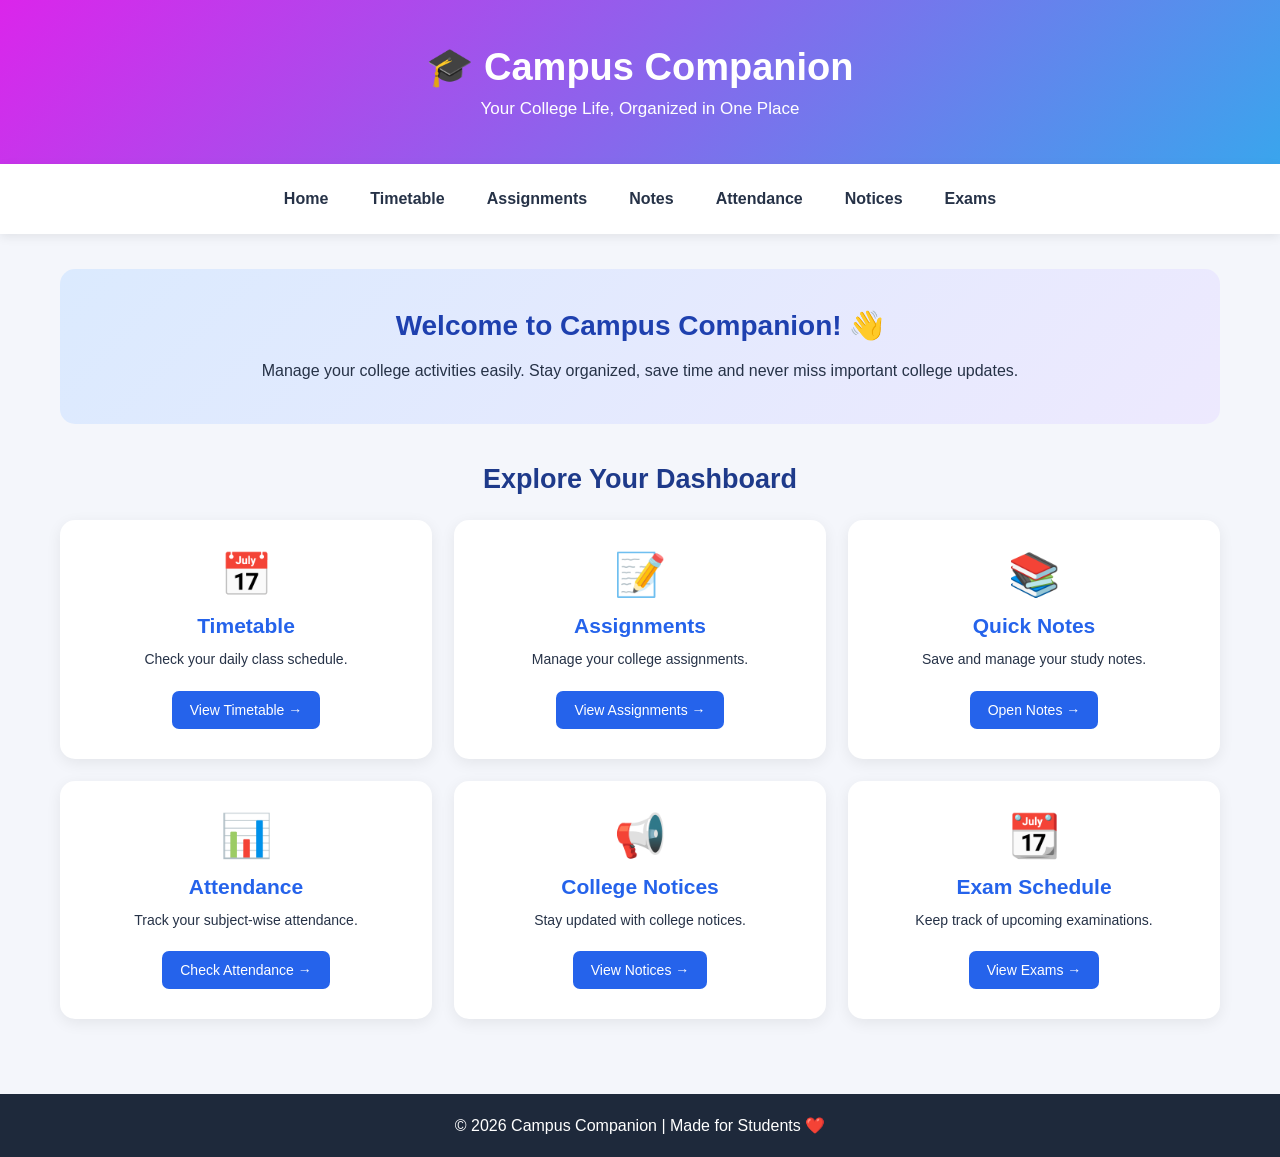
<file: index.html>
<!DOCTYPE html>
<html lang="en">
<head>
    <meta charset="UTF-8">
    <meta name="viewport" content="width=device-width, initial-scale=1.0">
    <title>Campus Companion</title>
    <link rel="stylesheet" href="style.css">
</head>
<body>

<header>
    <h1>🎓 Campus Companion</h1>
    <p>Your College Life, Organized in One Place</p>
</header>

<nav>
    <a href="index.html">Home</a>
    <a href="timetable.html">Timetable</a>
    <a href="assignments.html">Assignments</a>
    <a href="notes.html">Notes</a>
    <a href="attendance.html">Attendance</a>
    <a href="notices.html">Notices</a>
    <a href="exam.html">Exams</a>
</nav>

<main>

    <section class="welcome">
        <h2>Welcome to Campus Companion! 👋</h2>
        <p>
            Manage your college activities easily.
            Stay organized, save time and never miss
            important college updates.
        </p>
    </section>

    <h2 class="section-title">Explore Your Dashboard</h2>

    <section class="dashboard">

        <a href="timetable.html" class="card">
            <span>📅</span>
            <h3>Timetable</h3>
            <p>Check your daily class schedule.</p>
            <button>View Timetable →</button>
        </a>

        <a href="assignments.html" class="card">
            <span>📝</span>
            <h3>Assignments</h3>
            <p>Manage your college assignments.</p>
            <button>View Assignments →</button>
        </a>

        <a href="notes.html" class="card">
            <span>📚</span>
            <h3>Quick Notes</h3>
            <p>Save and manage your study notes.</p>
            <button>Open Notes →</button>
        </a>

        <a href="attendance.html" class="card">
            <span>📊</span>
            <h3>Attendance</h3>
            <p>Track your subject-wise attendance.</p>
            <button>Check Attendance →</button>
        </a>

        <a href="notices.html" class="card">
            <span>📢</span>
            <h3>College Notices</h3>
            <p>Stay updated with college notices.</p>
            <button>View Notices →</button>
        </a>

        <a href="exam.html" class="card">
            <span>📆</span>
            <h3>Exam Schedule</h3>
            <p>Keep track of upcoming examinations.</p>
            <button>View Exams →</button>
        </a>

    </section>

</main>

<footer>
    <p>© 2026 Campus Companion | Made for Students ❤️</p>
</footer>

<script src="script.js"></script>

</body>
</html>
</file>
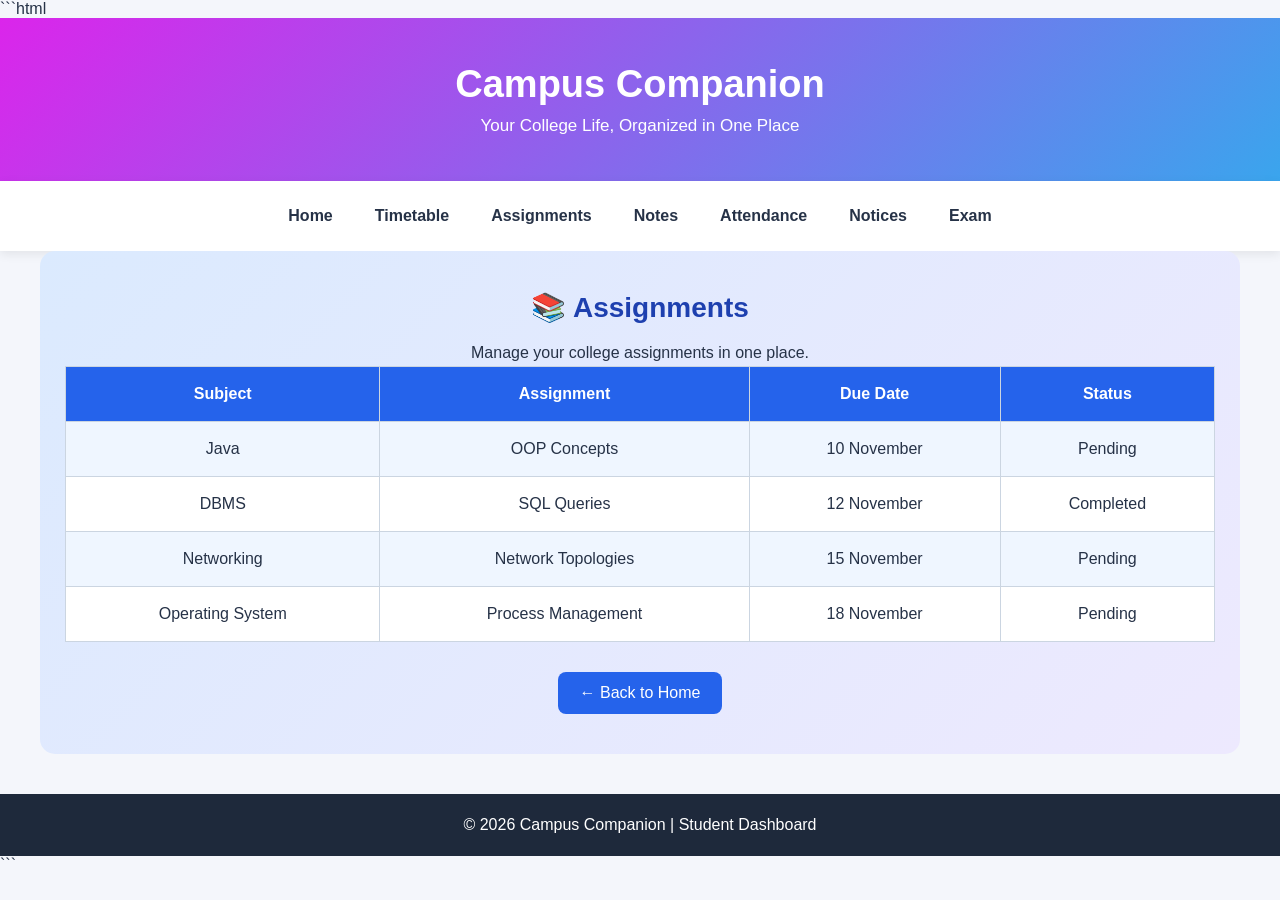
<file: assignments.html>
```html
<!DOCTYPE html>
<html lang="en">
<head>
    <meta charset="UTF-8">
    <meta name="viewport" content="width=device-width, initial-scale=1.0">
    <title>Assignments | Campus Companion</title>
    <link rel="stylesheet" href="style.css">
</head>
<body>

<header>
    <h1>Campus Companion</h1>
    <p>Your College Life, Organized in One Place</p>
</header>

<nav>
    <a href="index.html">Home</a>
    <a href="timetable.html">Timetable</a>
    <a href="assignments.html">Assignments</a>
    <a href="notes.html">Notes</a>
    <a href="attendance.html">Attendance</a>
    <a href="notices.html">Notices</a>
    <a href="exam.html">Exam</a>
</nav>

<main class="welcome">
    <h2>📚 Assignments</h2>
    <p>Manage your college assignments in one place.</p>

    <div class="table-container">
        <table>
            <tr>
                <th>Subject</th>
                <th>Assignment</th>
                <th>Due Date</th>
                <th>Status</th>
            </tr>
            <tr>
                <td>Java</td>
                <td>OOP Concepts</td>
                <td>10 November</td>
                <td>Pending</td>
            </tr>
            <tr>
                <td>DBMS</td>
                <td>SQL Queries</td>
                <td>12 November</td>
                <td>Completed</td>
            </tr>
            <tr>
                <td>Networking</td>
                <td>Network Topologies</td>
                <td>15 November</td>
                <td>Pending</td>
            </tr>
            <tr>
                <td>Operating System</td>
                <td>Process Management</td>
                <td>18 November</td>
                <td>Pending</td>
            </tr>
        </table>
    </div>

    <div class="back-home">
        <a href="index.html">← Back to Home</a>
    </div>
</main>

<footer>
    <p>© 2026 Campus Companion | Student Dashboard</p>
</footer>

</body>
</html>
```
</file>
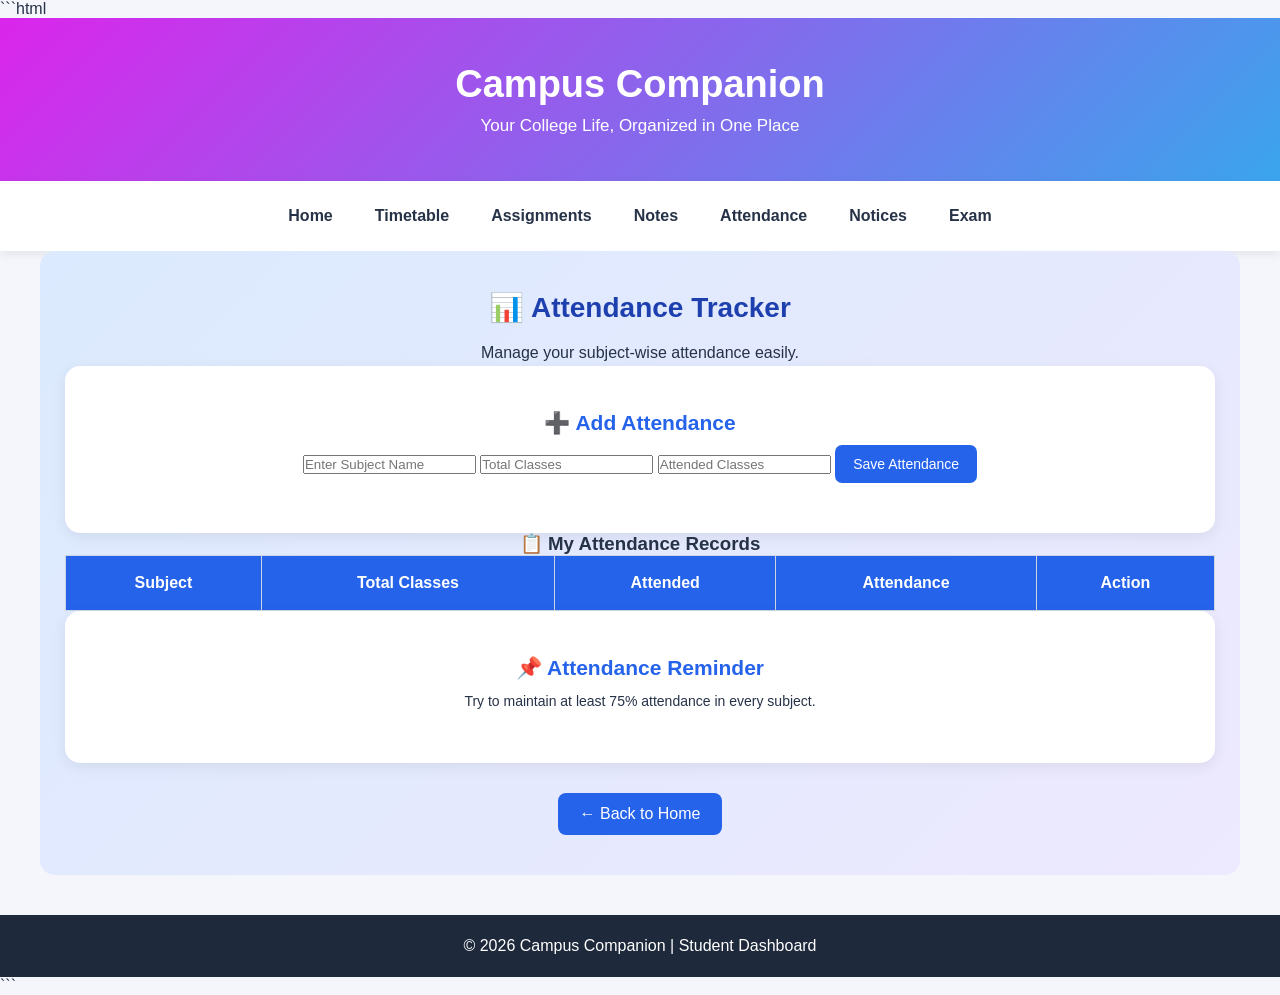
<file: attendance.html>
```html
<!DOCTYPE html>
<html lang="en">
<head>
    <meta charset="UTF-8">
    <meta name="viewport" content="width=device-width, initial-scale=1.0">
    <title>Attendance | Campus Companion</title>
    <link rel="stylesheet" href="style.css">
</head>
<body>

<header>
    <h1>Campus Companion</h1>
    <p>Your College Life, Organized in One Place</p>
</header>

<nav>
    <a href="index.html">Home</a>
    <a href="timetable.html">Timetable</a>
    <a href="assignments.html">Assignments</a>
    <a href="notes.html">Notes</a>
    <a href="attendance.html">Attendance</a>
    <a href="notices.html">Notices</a>
    <a href="exam.html">Exam</a>
</nav>

<main class="welcome">

    <h2>📊 Attendance Tracker</h2>
    <p>Manage your subject-wise attendance easily.</p>

    <div class="card">
        <h3>➕ Add Attendance</h3>

        <form id="attendanceForm">

            <input type="text" id="subjectName"
                placeholder="Enter Subject Name" required>

            <input type="number" id="totalClasses"
                placeholder="Total Classes" min="1" required>

            <input type="number" id="attendedClasses"
                placeholder="Attended Classes" min="0" required>

            <button type="submit">Save Attendance</button>

        </form>

        <p id="message"></p>
    </div>

    <h3>📋 My Attendance Records</h3>

    <div class="table-container">
        <table>
            <thead>
                <tr>
                    <th>Subject</th>
                    <th>Total Classes</th>
                    <th>Attended</th>
                    <th>Attendance</th>
                    <th>Action</th>
                </tr>
            </thead>

            <tbody id="attendanceList"></tbody>
        </table>
    </div>

    <div class="card">
        <h3>📌 Attendance Reminder</h3>
        <p>Try to maintain at least 75% attendance in every subject.</p>
    </div>

    <div class="back-home">
        <a href="index.html">← Back to Home</a>
    </div>

</main>

<footer>
    <p>© 2026 Campus Companion | Student Dashboard</p>
</footer>

<script>

const form = document.getElementById("attendanceForm");
const attendanceList = document.getElementById("attendanceList");
const message = document.getElementById("message");

let records = JSON.parse(localStorage.getItem("attendanceData")) || [];

function saveData() {
    localStorage.setItem("attendanceData", JSON.stringify(records));
}

function displayAttendance() {

    attendanceList.innerHTML = "";

    records.forEach((record, index) => {

        let percentage = (record.attended / record.total) * 100;

        let row = document.createElement("tr");

        let subjectCell = document.createElement("td");
        subjectCell.textContent = record.subject;

        let totalCell = document.createElement("td");
        totalCell.textContent = record.total;

        let attendedCell = document.createElement("td");
        attendedCell.textContent = record.attended;

        let percentageCell = document.createElement("td");
        percentageCell.textContent = percentage.toFixed(2) + "%";

        let actionCell = document.createElement("td");

        let deleteButton = document.createElement("button");
        deleteButton.textContent = "Delete";

        deleteButton.addEventListener("click", function() {
            records.splice(index, 1);
            saveData();
            displayAttendance();
        });

        actionCell.appendChild(deleteButton);

        row.appendChild(subjectCell);
        row.appendChild(totalCell);
        row.appendChild(attendedCell);
        row.appendChild(percentageCell);
        row.appendChild(actionCell);

        attendanceList.appendChild(row);

    });

}

form.addEventListener("submit", function(event) {

    event.preventDefault();

    let subject = document.getElementById("subjectName").value.trim();
    let total = Number(document.getElementById("totalClasses").value);
    let attended = Number(document.getElementById("attendedClasses").value);

    if (subject === "" || total <= 0 || attended < 0 || attended > total) {
        message.textContent = "Please enter valid attendance details.";
        return;
    }

    records.push({
        subject: subject,
        total: total,
        attended: attended
    });

    saveData();
    displayAttendance();

    message.textContent = "Attendance saved successfully!";

    form.reset();

});

displayAttendance();

</script>

</body>
</html>
```
</file>
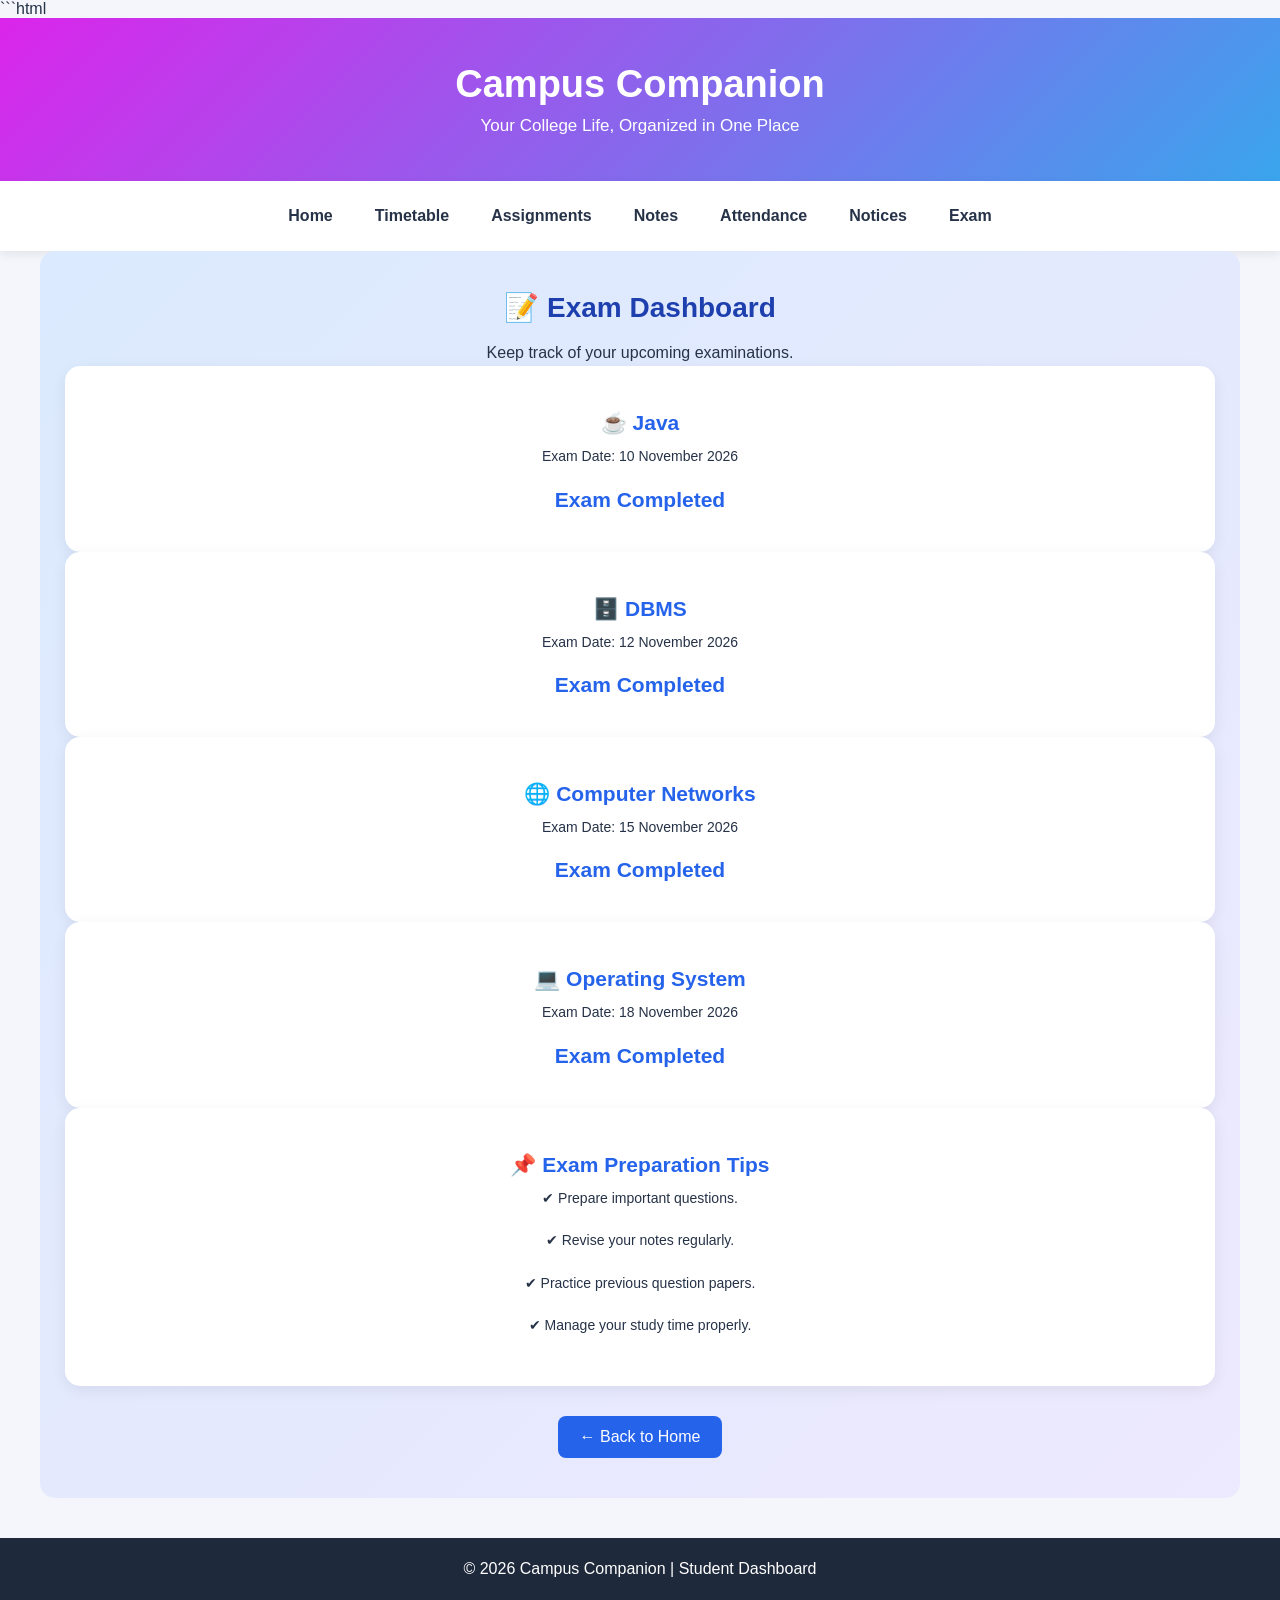
<file: exam.html>
```html
<!DOCTYPE html>
<html lang="en">
<head>
    <meta charset="UTF-8">
    <meta name="viewport" content="width=device-width, initial-scale=1.0">
    <title>Exam Dashboard | Campus Companion</title>
    <link rel="stylesheet" href="style.css">
</head>
<body>

<header>
    <h1>Campus Companion</h1>
    <p>Your College Life, Organized in One Place</p>
</header>

<nav>
    <a href="index.html">Home</a>
    <a href="timetable.html">Timetable</a>
    <a href="assignments.html">Assignments</a>
    <a href="notes.html">Notes</a>
    <a href="attendance.html">Attendance</a>
    <a href="notices.html">Notices</a>
    <a href="exam.html">Exam</a>
</nav>

<main class="welcome">

    <h2>📝 Exam Dashboard</h2>
    <p>Keep track of your upcoming examinations.</p>

    <div class="grid-container">

        <div class="card">
            <h3>☕ Java</h3>
            <p>Exam Date: 10 November 2026</p>
            <h3 class="countdown" data-date="2026-11-10"></h3>
        </div>

        <div class="card">
            <h3>🗄️ DBMS</h3>
            <p>Exam Date: 12 November 2026</p>
            <h3 class="countdown" data-date="2026-11-12"></h3>
        </div>

        <div class="card">
            <h3>🌐 Computer Networks</h3>
            <p>Exam Date: 15 November 2026</p>
            <h3 class="countdown" data-date="2026-11-15"></h3>
        </div>

        <div class="card">
            <h3>💻 Operating System</h3>
            <p>Exam Date: 18 November 2026</p>
            <h3 class="countdown" data-date="2026-11-18"></h3>
        </div>

    </div>

    <div class="card">
        <h3>📌 Exam Preparation Tips</h3>
        <p>✔ Prepare important questions.</p>
        <p>✔ Revise your notes regularly.</p>
        <p>✔ Practice previous question papers.</p>
        <p>✔ Manage your study time properly.</p>
    </div>

    <div class="back-home">
        <a href="index.html">← Back to Home</a>
    </div>

</main>

<footer>
    <p>© 2026 Campus Companion | Student Dashboard</p>
</footer>

<script>

function updateCountdown() {

    const countdowns = document.querySelectorAll(".countdown");

    countdowns.forEach(function(item) {

        const examDate = new Date(item.dataset.date + "T00:00:00");
        const today = new Date();

        today.setHours(0, 0, 0, 0);

        const difference = examDate - today;
        const days = Math.ceil(difference / (1000 * 60 * 60 * 24));

        if (days > 0) {
            item.textContent = days + " Days Remaining";
        } 
        else if (days === 0) {
            item.textContent = "Exam is Today!";
        } 
        else {
            item.textContent = "Exam Completed";
        }

    });

}

updateCountdown();

</script>

</body>
</html>
```
</file>
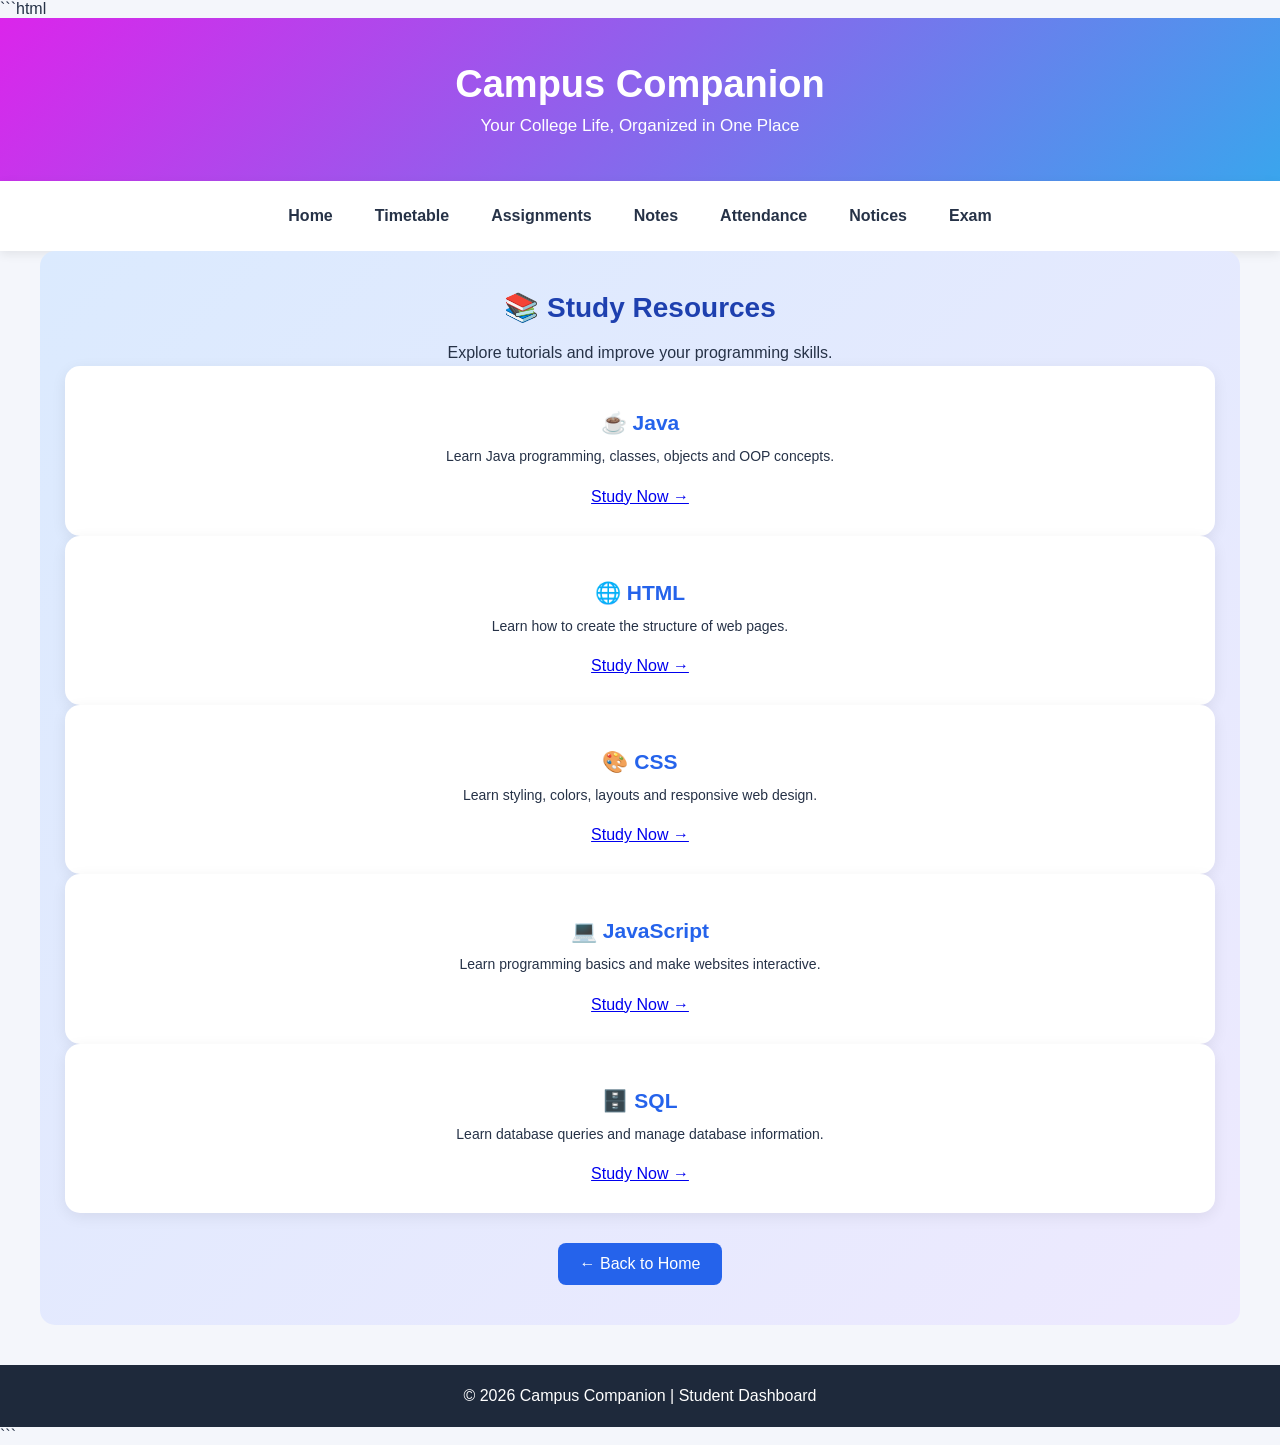
<file: notes.html>
```html
<!DOCTYPE html>
<html lang="en">
<head>
    <meta charset="UTF-8">
    <meta name="viewport" content="width=device-width, initial-scale=1.0">
    <title>Study Notes | Campus Companion</title>
    <link rel="stylesheet" href="style.css">
</head>
<body>

<header>
    <h1>Campus Companion</h1>
    <p>Your College Life, Organized in One Place</p>
</header>

<nav>
    <a href="index.html">Home</a>
    <a href="timetable.html">Timetable</a>
    <a href="assignments.html">Assignments</a>
    <a href="notes.html">Notes</a>
    <a href="attendance.html">Attendance</a>
    <a href="notices.html">Notices</a>
    <a href="exam.html">Exam</a>
</nav>

<main class="welcome">

    <h2>📚 Study Resources</h2>
    <p>Explore tutorials and improve your programming skills.</p>

    <div class="grid-container">

        <div class="card">
            <h3>☕ Java</h3>
            <p>Learn Java programming, classes, objects and OOP concepts.</p>
            <a href="https://www.w3schools.com/java/"
               target="_blank" rel="noopener noreferrer" class="study-btn">
               Study Now →
            </a>
        </div>

        <div class="card">
            <h3>🌐 HTML</h3>
            <p>Learn how to create the structure of web pages.</p>
            <a href="https://www.w3schools.com/html/"
               target="_blank" rel="noopener noreferrer" class="study-btn">
               Study Now →
            </a>
        </div>

        <div class="card">
            <h3>🎨 CSS</h3>
            <p>Learn styling, colors, layouts and responsive web design.</p>
            <a href="https://www.w3schools.com/css/"
               target="_blank" rel="noopener noreferrer" class="study-btn">
               Study Now →
            </a>
        </div>

        <div class="card">
            <h3>💻 JavaScript</h3>
            <p>Learn programming basics and make websites interactive.</p>
            <a href="https://www.w3schools.com/js/"
               target="_blank" rel="noopener noreferrer" class="study-btn">
               Study Now →
            </a>
        </div>

        <div class="card">
            <h3>🗄️ SQL</h3>
            <p>Learn database queries and manage database information.</p>
            <a href="https://www.w3schools.com/sql/"
               target="_blank" rel="noopener noreferrer" class="study-btn">
               Study Now →
            </a>
        </div>

    </div>

    <div class="back-home">
        <a href="index.html">← Back to Home</a>
    </div>

</main>

<footer>
    <p>© 2026 Campus Companion | Student Dashboard</p>
</footer>

</body>
</html>
```
</file>
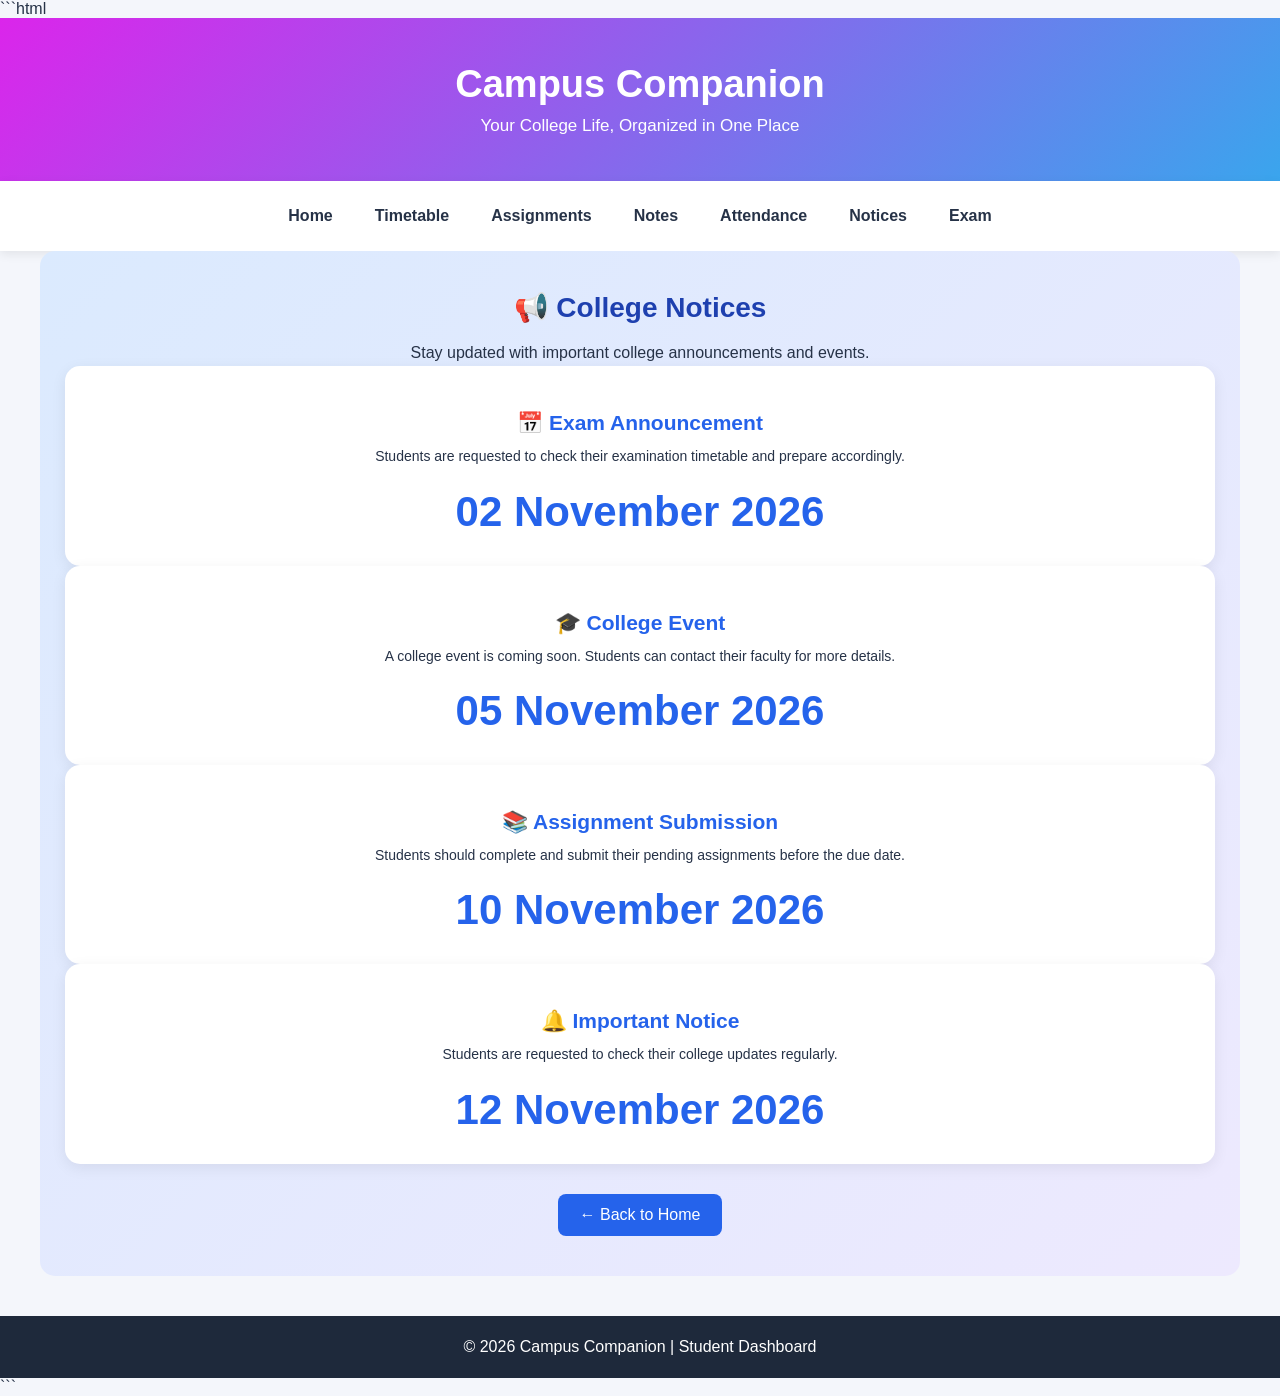
<file: notices.html>
```html
<!DOCTYPE html>
<html lang="en">
<head>
    <meta charset="UTF-8">
    <meta name="viewport" content="width=device-width, initial-scale=1.0">
    <title>College Notices | Campus Companion</title>
    <link rel="stylesheet" href="style.css">
</head>
<body>

<header>
    <h1>Campus Companion</h1>
    <p>Your College Life, Organized in One Place</p>
</header>

<nav>
    <a href="index.html">Home</a>
    <a href="timetable.html">Timetable</a>
    <a href="assignments.html">Assignments</a>
    <a href="notes.html">Notes</a>
    <a href="attendance.html">Attendance</a>
    <a href="notices.html">Notices</a>
    <a href="exam.html">Exam</a>
</nav>

<main class="welcome">

    <h2>📢 College Notices</h2>
    <p>Stay updated with important college announcements and events.</p>

    <div class="grid-container">

        <div class="card">
            <h3>📅 Exam Announcement</h3>
            <p>Students are requested to check their examination timetable and prepare accordingly.</p>
            <span class="notice-date">02 November 2026</span>
        </div>

        <div class="card">
            <h3>🎓 College Event</h3>
            <p>A college event is coming soon. Students can contact their faculty for more details.</p>
            <span class="notice-date">05 November 2026</span>
        </div>

        <div class="card">
            <h3>📚 Assignment Submission</h3>
            <p>Students should complete and submit their pending assignments before the due date.</p>
            <span class="notice-date">10 November 2026</span>
        </div>

        <div class="card">
            <h3>🔔 Important Notice</h3>
            <p>Students are requested to check their college updates regularly.</p>
            <span class="notice-date">12 November 2026</span>
        </div>

    </div>

    <div class="back-home">
        <a href="index.html">← Back to Home</a>
    </div>

</main>

<footer>
    <p>© 2026 Campus Companion | Student Dashboard</p>
</footer>

</body>
</html>
```
</file>
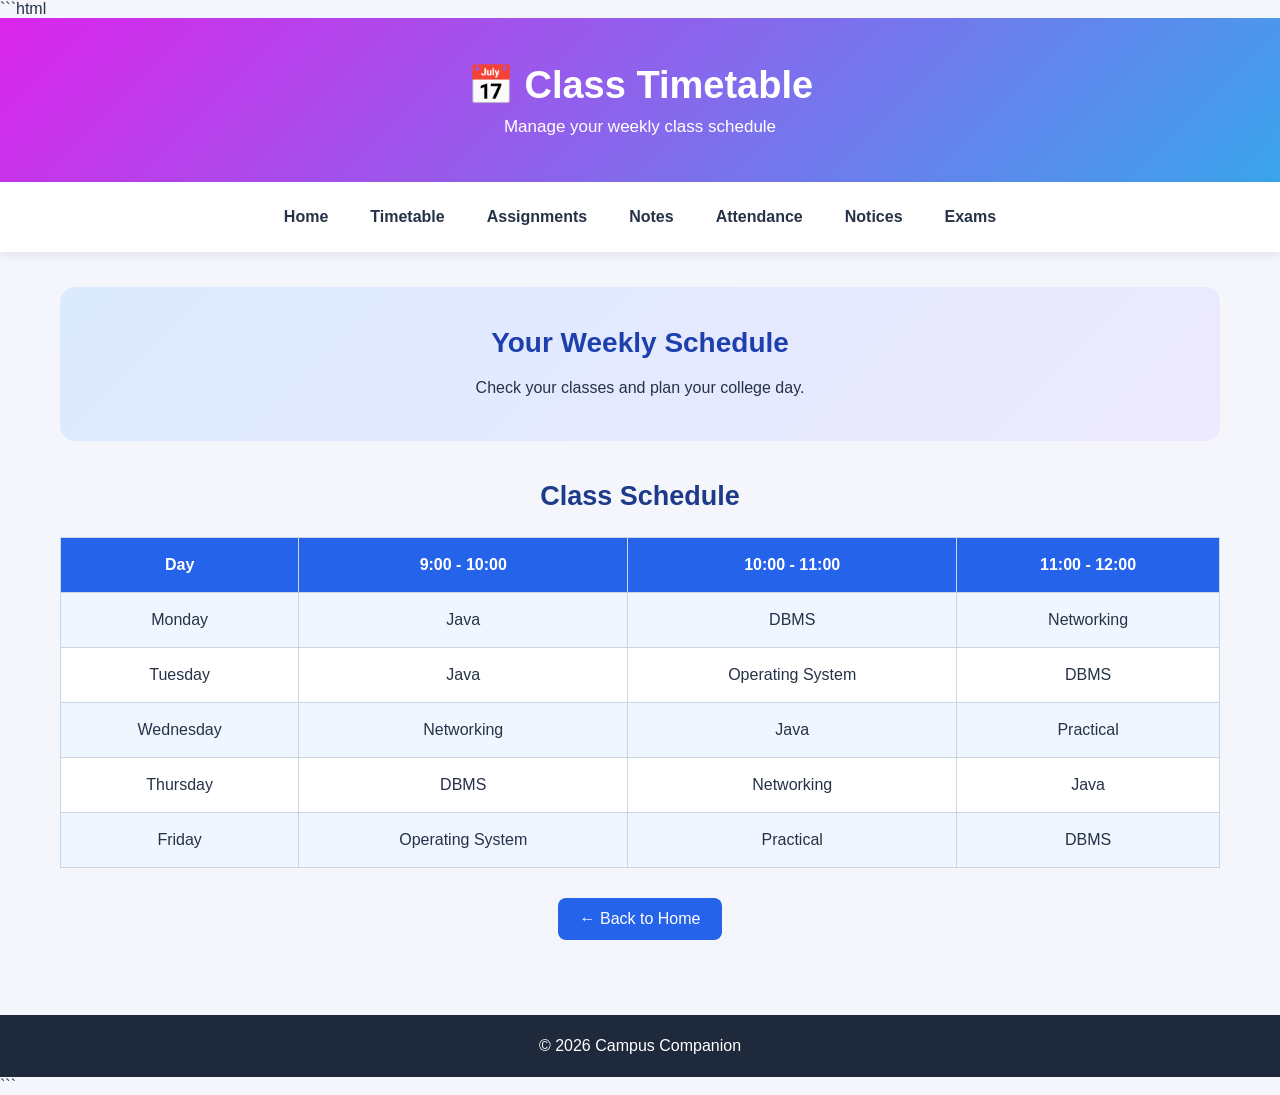
<file: timetable.html>
```html
<!DOCTYPE html>
<html lang="en">
<head>
    <meta charset="UTF-8">
    <meta name="viewport" content="width=device-width, initial-scale=1.0">
    <title>Timetable | Campus Companion</title>
    <link rel="stylesheet" href="style.css">
</head>
<body>

<header>
    <h1>📅 Class Timetable</h1>
    <p>Manage your weekly class schedule</p>
</header>

<nav>
    <a href="index.html">Home</a>
    <a href="timetable.html">Timetable</a>
    <a href="assignments.html">Assignments</a>
    <a href="notes.html">Notes</a>
    <a href="attendance.html">Attendance</a>
    <a href="notices.html">Notices</a>
    <a href="exam.html">Exams</a>
</nav>

<main>

    <section class="welcome">
        <h2>Your Weekly Schedule</h2>
        <p>Check your classes and plan your college day.</p>
    </section>

    <h2 class="section-title">Class Schedule</h2>

    <div class="table-container">
        <table>
            <tr>
                <th>Day</th>
                <th>9:00 - 10:00</th>
                <th>10:00 - 11:00</th>
                <th>11:00 - 12:00</th>
            </tr>

            <tr>
                <td>Monday</td>
                <td>Java</td>
                <td>DBMS</td>
                <td>Networking</td>
            </tr>

            <tr>
                <td>Tuesday</td>
                <td>Java</td>
                <td>Operating System</td>
                <td>DBMS</td>
            </tr>

            <tr>
                <td>Wednesday</td>
                <td>Networking</td>
                <td>Java</td>
                <td>Practical</td>
            </tr>

            <tr>
                <td>Thursday</td>
                <td>DBMS</td>
                <td>Networking</td>
                <td>Java</td>
            </tr>

            <tr>
                <td>Friday</td>
                <td>Operating System</td>
                <td>Practical</td>
                <td>DBMS</td>
            </tr>

        </table>
    </div>

    <div class="back-home">
        <a href="index.html">← Back to Home</a>
    </div>

</main>

<footer>
    <p>© 2026 Campus Companion</p>
</footer>

</body>
</html>
```
</file>
<file: style.css>
* {
    margin: 0;
    padding: 0;
    box-sizing: border-box;
    font-family: 'Segoe UI', sans-serif;
}

body {
    background: #f4f6fb;
    color: #263247;
}

/* Header */

header {
    background: linear-gradient(135deg, #db25eb, #3aa5ed);
    color: white;
    text-align: center;
    padding: 45px 20px;
}

header h1 {
    font-size: 38px;
    margin-bottom: 10px;
}

header p {
    font-size: 17px;
}

/* Navigation */

nav {
    background: white;
    display: flex;
    justify-content: center;
    flex-wrap: wrap;
    gap: 10px;
    padding: 16px;
    box-shadow: 0 3px 10px rgba(0,0,0,0.08);
}

nav a {
    text-decoration: none;
    color: #263247;
    font-weight: 600;
    padding: 10px 16px;
    border-radius: 8px;
    transition: 0.3s;
}

nav a:hover {
    background: #2563eb;
    color: white;
}

/* Main Section */

main {
    max-width: 1200px;
    margin: auto;
    padding: 35px 20px;
}

/* Welcome */

.welcome {
    background: linear-gradient(135deg, #dbeafe, #ede9fe);
    padding: 40px 25px;
    border-radius: 15px;
    text-align: center;
    margin-bottom: 40px;
}

.welcome h2 {
    color: #1e40af;
    font-size: 28px;
    margin-bottom: 15px;
}

.welcome p {
    font-size: 16px;
    line-height: 1.7;
}

/* Dashboard */

.section-title {
    text-align: center;
    font-size: 27px;
    margin-bottom: 25px;
    color: #1e3a8a;
}

.dashboard {
    display: grid;
    grid-template-columns: repeat(3, 1fr);
    gap: 22px;
}

.card {
    background: white;
    padding: 30px 22px;
    border-radius: 15px;
    text-align: center;
    text-decoration: none;
    color: #263247;
    box-shadow: 0 4px 15px rgba(0,0,0,0.07);
    transition: 0.3s;
}

.card:hover {
    transform: translateY(-6px);
    box-shadow: 0 8px 22px rgba(37,99,235,0.15);
}

.card span {
    font-size: 42px;
}

.card h3 {
    margin: 15px 0 10px;
    color: #2563eb;
    font-size: 21px;
}

.card p {
    font-size: 14px;
    line-height: 1.6;
    margin-bottom: 20px;
}

.card button {
    background: #2563eb;
    color: white;
    border: none;
    padding: 11px 18px;
    border-radius: 7px;
    font-size: 14px;
    cursor: pointer;
}

/* Footer */

footer {
    background: #1e293b;
    color: white;
    text-align: center;
    padding: 22px;
    margin-top: 40px;
}

/* Mobile Responsive */

@media (max-width: 768px) {

    header h1 {
        font-size: 29px;
    }

    nav {
        gap: 5px;
    }

    nav a {
        font-size: 13px;
        padding: 9px 11px;
    }

    .dashboard {
        grid-template-columns: 1fr;
    }

    .welcome h2 {
        font-size: 23px;
    }

}
```css
/* Timetable Table Design */

.table-container {
    width: 100%;
    overflow-x: auto;
    margin-top: 25px;
    background: white;
    border-radius: 12px;
    padding: 15px;
}

table {
    width: 100%;
    border-collapse: collapse;
    min-width: 600px;
}

th, td {
    border: 1px solid #cbd5e1;
    padding: 18px 15px;
    text-align: center;
}

th {
    background: #2563eb;
    color: white;
}

td {
    background: #ffffff;
}

tr:nth-child(even) td {
    background: #eff6ff;
}

tr:hover td {
    background: #dbeafe;
}

.back-home {
    text-align: center;
    margin-top: 30px;
}

.back-home a {
    display: inline-block;
    background: #2563eb;
    color: white;
    text-decoration: none;
    padding: 12px 22px;
    border-radius: 8px;
}
```
.study-btn {
    display: inline-block;
    margin-top: 15px;
    padding: 10px 18px;
    background: #2563eb;
    color: white;
    text-decoration: none;
    border-radius: 8px;
    font-weight: bold;
}

.study-btn:hover {
    background: #1d4ed8;
}
.notice-date {
    display: block;
    margin-top: 15px;
    color: #2563eb;
    font-size: 14px;
    font-weight: bold;
}
</file>
